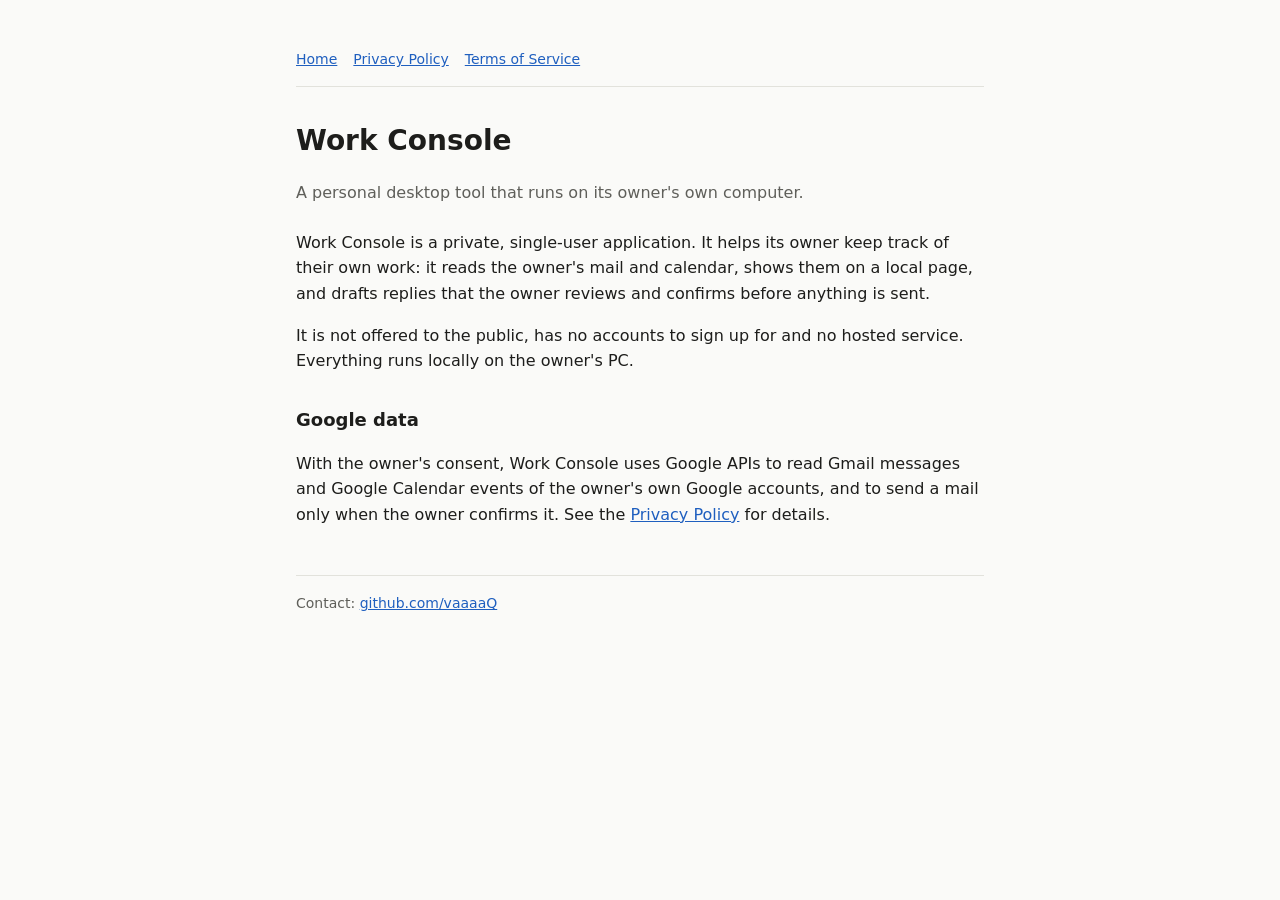
<file: index.html>
<!doctype html>
<html lang="en">
<head>
  <meta charset="utf-8">
  <meta name="viewport" content="width=device-width, initial-scale=1">
  <title>Work Console</title>
  <link rel="stylesheet" href="style.css">
</head>
<body>
<main>
  <nav><a href="./">Home</a><a href="privacy.html">Privacy Policy</a><a href="terms.html">Terms of Service</a></nav>
  <h1>Work Console</h1>
  <p class="lead">A personal desktop tool that runs on its owner's own computer.</p>
  <p>Work Console is a private, single-user application. It helps its owner keep track of their own work: it reads the
    owner's mail and calendar, shows them on a local page, and drafts replies that the owner reviews and confirms
    before anything is sent.</p>
  <p>It is not offered to the public, has no accounts to sign up for and no hosted service. Everything runs locally on
    the owner's PC.</p>
  <h2>Google data</h2>
  <p>With the owner's consent, Work Console uses Google APIs to read Gmail messages and Google Calendar events of the
    owner's own Google accounts, and to send a mail only when the owner confirms it. See the
    <a href="privacy.html">Privacy Policy</a> for details.</p>
  <footer>Contact: <a href="https://github.com/vaaaaQ">github.com/vaaaaQ</a></footer>
</main>
</body>
</html>
</file>
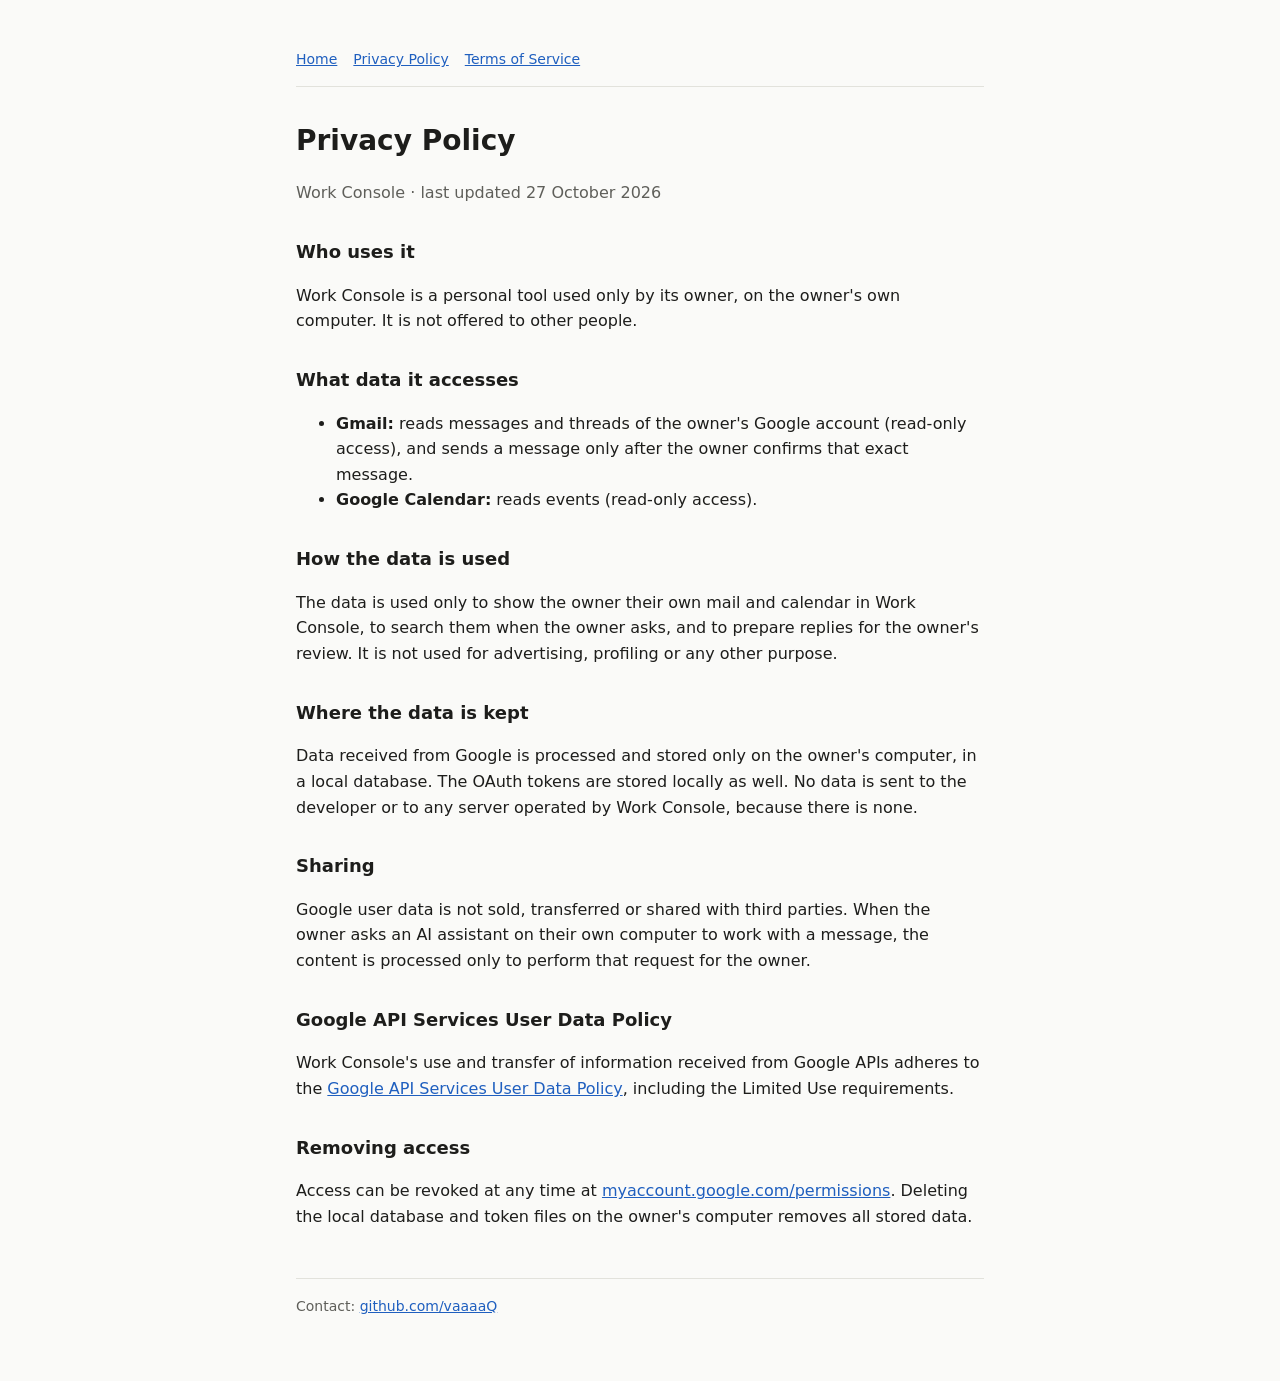
<file: privacy.html>
<!doctype html>
<html lang="en">
<head>
  <meta charset="utf-8">
  <meta name="viewport" content="width=device-width, initial-scale=1">
  <title>Privacy Policy</title>
  <link rel="stylesheet" href="style.css">
</head>
<body>
<main>
  <nav><a href="./">Home</a><a href="privacy.html">Privacy Policy</a><a href="terms.html">Terms of Service</a></nav>
  <h1>Privacy Policy</h1>
  <p class="lead">Work Console · last updated 27 October 2026</p>

  <h2>Who uses it</h2>
  <p>Work Console is a personal tool used only by its owner, on the owner's own computer. It is not offered to other
    people.</p>

  <h2>What data it accesses</h2>
  <ul>
    <li><strong>Gmail:</strong> reads messages and threads of the owner's Google account (read-only access), and sends
      a message only after the owner confirms that exact message.</li>
    <li><strong>Google Calendar:</strong> reads events (read-only access).</li>
  </ul>

  <h2>How the data is used</h2>
  <p>The data is used only to show the owner their own mail and calendar in Work Console, to search them when the owner
    asks, and to prepare replies for the owner's review. It is not used for advertising, profiling or any other
    purpose.</p>

  <h2>Where the data is kept</h2>
  <p>Data received from Google is processed and stored only on the owner's computer, in a local database. The OAuth
    tokens are stored locally as well. No data is sent to the developer or to any server operated by Work Console,
    because there is none.</p>

  <h2>Sharing</h2>
  <p>Google user data is not sold, transferred or shared with third parties. When the owner asks an AI assistant on
    their own computer to work with a message, the content is processed only to perform that request for the owner.</p>

  <h2>Google API Services User Data Policy</h2>
  <p>Work Console's use and transfer of information received from Google APIs adheres to the
    <a href="https://developers.google.com/terms/api-services-user-data-policy">Google API Services User Data Policy</a>,
    including the Limited Use requirements.</p>

  <h2>Removing access</h2>
  <p>Access can be revoked at any time at
    <a href="https://myaccount.google.com/permissions">myaccount.google.com/permissions</a>. Deleting the local
    database and token files on the owner's computer removes all stored data.</p>

  <footer>Contact: <a href="https://github.com/vaaaaQ">github.com/vaaaaQ</a></footer>
</main>
</body>
</html>
</file>
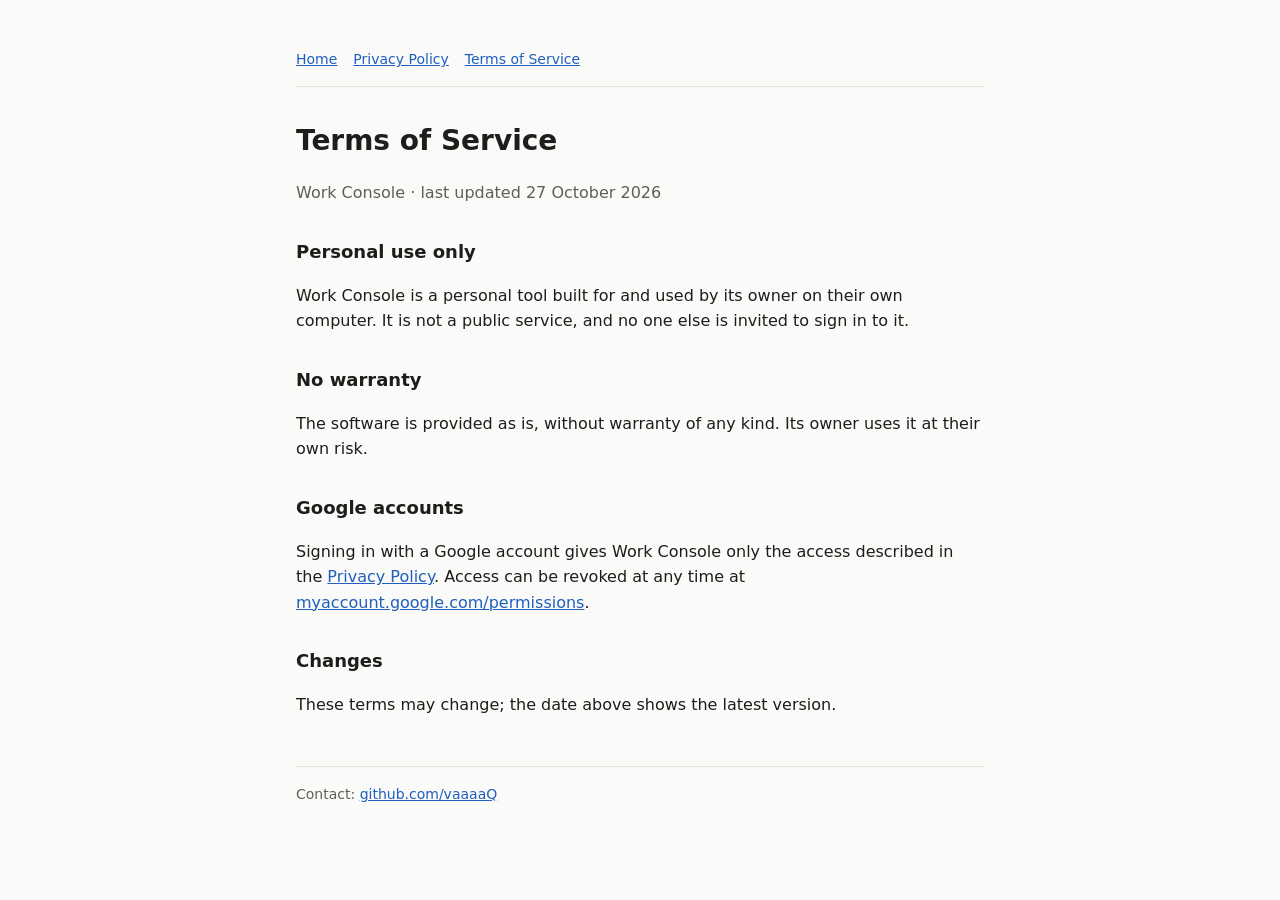
<file: terms.html>
<!doctype html>
<html lang="en">
<head>
  <meta charset="utf-8">
  <meta name="viewport" content="width=device-width, initial-scale=1">
  <title>Terms of Service</title>
  <link rel="stylesheet" href="style.css">
</head>
<body>
<main>
  <nav><a href="./">Home</a><a href="privacy.html">Privacy Policy</a><a href="terms.html">Terms of Service</a></nav>
  <h1>Terms of Service</h1>
  <p class="lead">Work Console · last updated 27 October 2026</p>

  <h2>Personal use only</h2>
  <p>Work Console is a personal tool built for and used by its owner on their own computer. It is not a public service,
    and no one else is invited to sign in to it.</p>

  <h2>No warranty</h2>
  <p>The software is provided as is, without warranty of any kind. Its owner uses it at their own risk.</p>

  <h2>Google accounts</h2>
  <p>Signing in with a Google account gives Work Console only the access described in the
    <a href="privacy.html">Privacy Policy</a>. Access can be revoked at any time at
    <a href="https://myaccount.google.com/permissions">myaccount.google.com/permissions</a>.</p>

  <h2>Changes</h2>
  <p>These terms may change; the date above shows the latest version.</p>

  <footer>Contact: <a href="https://github.com/vaaaaQ">github.com/vaaaaQ</a></footer>
</main>
</body>
</html>
</file>
<file: style.css>
:root { --bg: #fafaf8; --fg: #1d1d1b; --muted: #5f5f5a; --line: #e2e2dc; --link: #1f5fbf; }
@media (prefers-color-scheme: dark) {
  :root { --bg: #161615; --fg: #ecece6; --muted: #a3a39c; --line: #2e2e2b; --link: #7fb0ff; }
}
* { box-sizing: border-box; }
body { margin: 0; background: var(--bg); color: var(--fg); font: 16px/1.6 system-ui, -apple-system, "Segoe UI", sans-serif; }
main { max-width: 720px; margin: 0 auto; padding: 48px 16px 64px; }
h1 { font-size: 28px; margin: 0 0 8px; }
h2 { font-size: 18px; margin: 32px 0 8px; }
p, li { color: var(--fg); }
.lead { color: var(--muted); margin-bottom: 24px; }
a { color: var(--link); }
nav { display: flex; gap: 16px; padding-bottom: 16px; border-bottom: 1px solid var(--line); margin-bottom: 32px; font-size: 14px; }
footer { margin-top: 48px; padding-top: 16px; border-top: 1px solid var(--line); color: var(--muted); font-size: 14px; }
</file>
